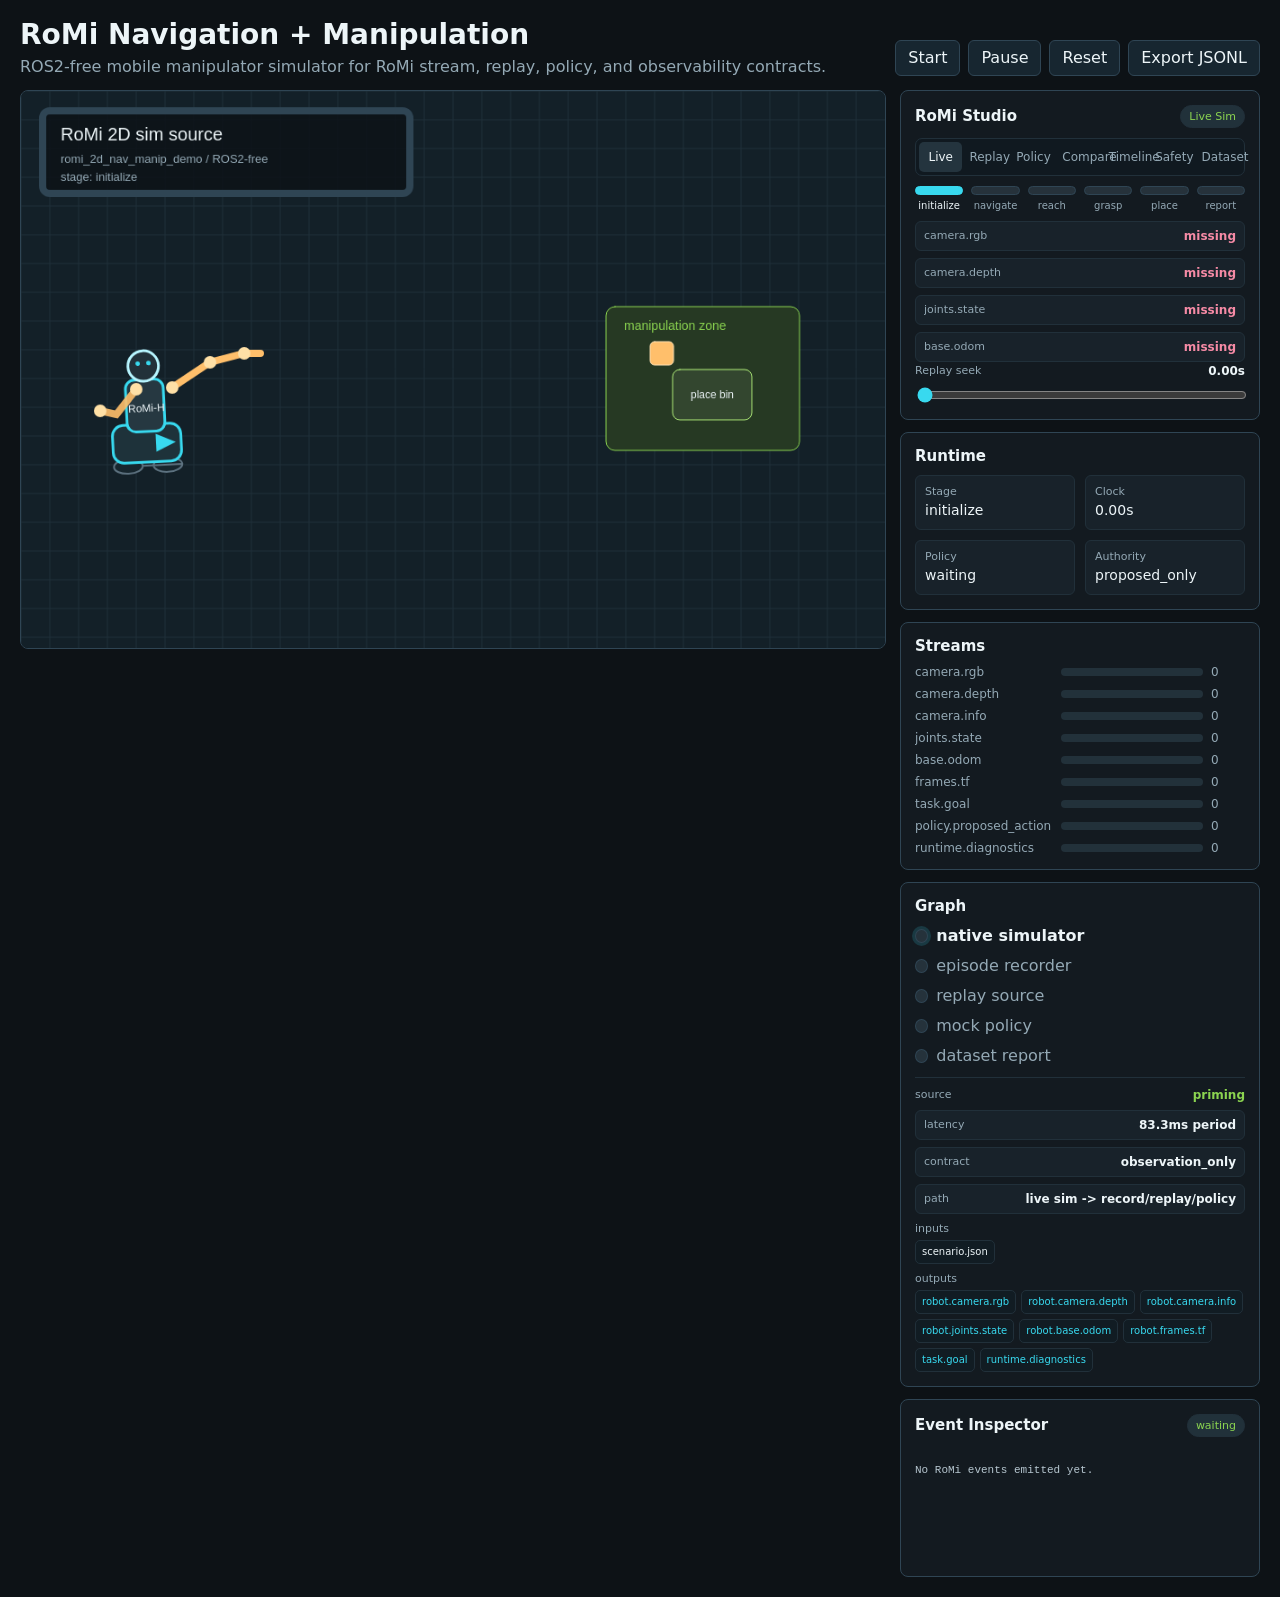
<file: examples/navigation_manipulation_demo/romi_2d_sim/index.html>
<!doctype html>
<html lang="en">
  <head>
    <meta charset="utf-8">
    <meta name="viewport" content="width=device-width, initial-scale=1">
    <title>RoMi 2D Demo</title>
    <link rel="stylesheet" href="styles.css">
  </head>
  <body>
    <main class="app-shell">
      <section class="sim-surface" aria-label="RoMi 2D simulator">
        <header class="topbar">
          <div>
            <h1>RoMi Navigation + Manipulation</h1>
            <p>ROS2-free mobile manipulator simulator for RoMi stream, replay, policy, and observability contracts.</p>
          </div>
          <div class="controls" aria-label="Simulation controls">
            <button id="startButton" type="button">Start</button>
            <button id="pauseButton" type="button">Pause</button>
            <button id="resetButton" type="button">Reset</button>
            <button id="exportButton" type="button">Export JSONL</button>
          </div>
        </header>

        <div class="workbench">
          <canvas id="simCanvas" width="960" height="620" aria-label="Navigation and manipulation simulator canvas"></canvas>

          <aside class="inspector" aria-label="Runtime inspector">
            <section class="panel studio-panel">
              <div class="panel-heading">
                <h2>RoMi Studio</h2>
                <span id="modeStatus" class="status-pill">Live Sim</span>
              </div>
              <div class="mode-tabs" role="tablist" aria-label="Studio modes">
                <button class="mode-tab active" id="modeLive" type="button" data-mode="live" role="tab" aria-selected="true">Live</button>
                <button class="mode-tab" id="modeReplay" type="button" data-mode="replay" role="tab" aria-selected="false">Replay</button>
                <button class="mode-tab" id="modePolicy" type="button" data-mode="policy" role="tab" aria-selected="false">Policy</button>
                <button class="mode-tab" id="modeCompare" type="button" data-mode="compare" role="tab" aria-selected="false">Compare</button>
                <button class="mode-tab" id="modeTimeline" type="button" data-mode="timeline" role="tab" aria-selected="false">Timeline</button>
                <button class="mode-tab" id="modeSafety" type="button" data-mode="safety" role="tab" aria-selected="false">Safety</button>
                <button class="mode-tab" id="modeDataset" type="button" data-mode="dataset" role="tab" aria-selected="false">Dataset</button>
              </div>
              <div id="modeView" class="mode-view" aria-live="polite"></div>
              <div class="seek-panel">
                <div class="seek-heading">
                  <span>Replay seek</span>
                  <strong id="seekValue">0.00s</strong>
                </div>
                <input id="seekControl" type="range" min="0" max="1000" value="0" step="1" aria-label="Replay seek">
              </div>
            </section>

            <section class="panel runtime-panel">
              <h2>Runtime</h2>
              <dl class="metrics">
                <div>
                  <dt>Stage</dt>
                  <dd id="stageValue">idle</dd>
                </div>
                <div>
                  <dt>Clock</dt>
                  <dd id="clockValue">0.00s</dd>
                </div>
                <div>
                  <dt>Policy</dt>
                  <dd id="policyValue">waiting</dd>
                </div>
                <div>
                  <dt>Authority</dt>
                  <dd>proposed_only</dd>
                </div>
              </dl>
            </section>

            <section class="panel streams-panel">
              <h2>Streams</h2>
              <div id="streamList" class="stream-list"></div>
            </section>

            <section class="panel graph-panel">
              <h2>Graph</h2>
              <ol class="graph-list">
                <li id="graphSource"><button type="button" data-graph-node="source">native simulator</button></li>
                <li id="graphRecord"><button type="button" data-graph-node="record">episode recorder</button></li>
                <li id="graphReplay"><button type="button" data-graph-node="replay">replay source</button></li>
                <li id="graphPolicy"><button type="button" data-graph-node="policy">mock policy</button></li>
                <li id="graphReport"><button type="button" data-graph-node="report">dataset report</button></li>
              </ol>
              <div id="graphDetail" class="graph-detail"></div>
            </section>

            <section class="panel event-panel">
              <div class="panel-heading">
                <h2>Event Inspector</h2>
                <span id="eventInspectorStatus" class="status-pill">waiting</span>
              </div>
              <div id="eventTimeline" class="event-timeline" aria-label="Recent event timeline"></div>
              <div id="eventSummary" class="event-summary"></div>
              <pre id="eventLog"></pre>
            </section>
          </aside>
        </div>
      </section>
    </main>

    <script src="sim.js"></script>
  </body>
</html>
</file>
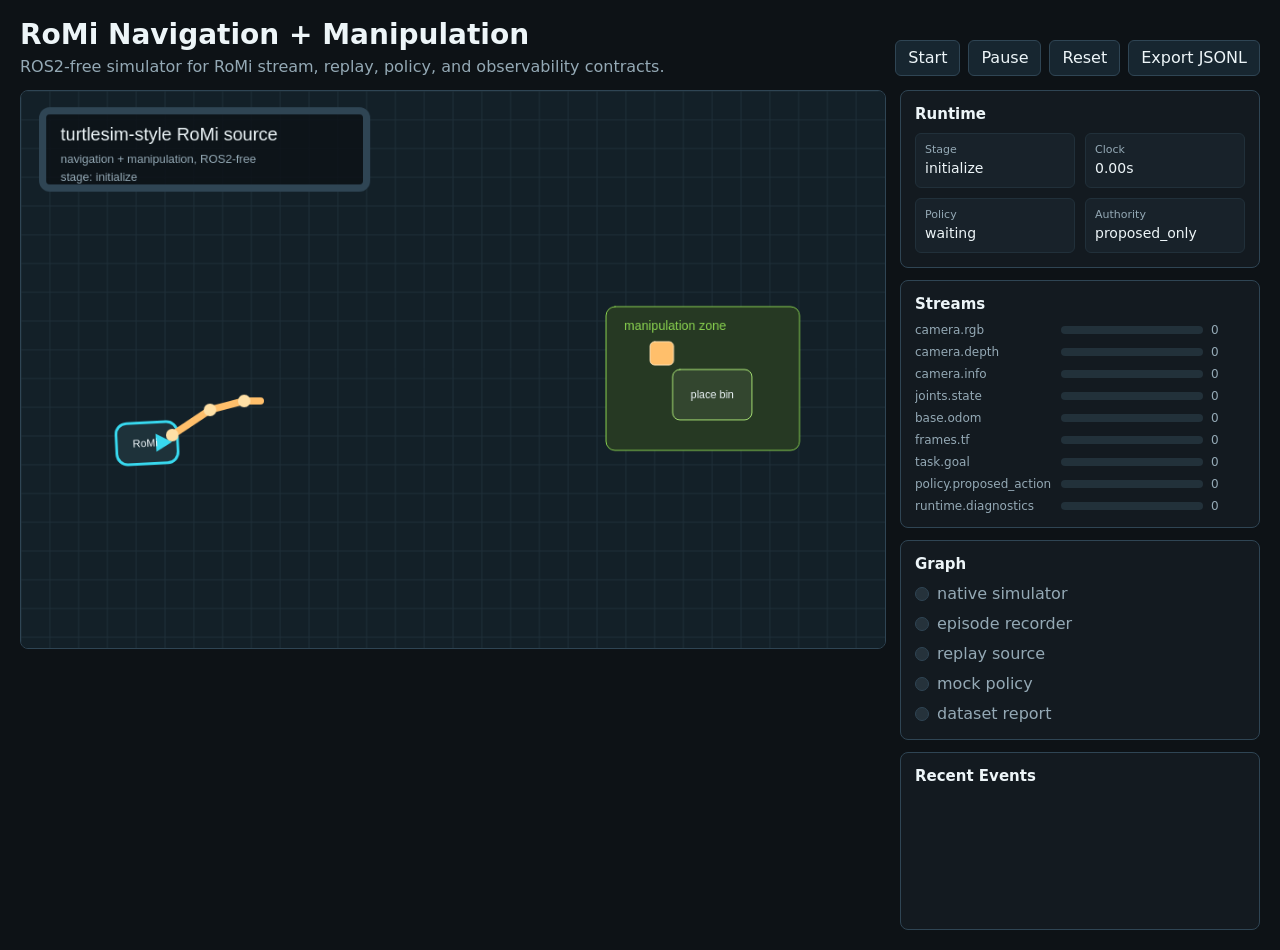
<file: examples/navigation_manipulation_demo/turtlesim_demo/index.html>
<!doctype html>
<html lang="en">
  <head>
    <meta charset="utf-8">
    <meta name="viewport" content="width=device-width, initial-scale=1">
    <title>RoMi Turtlesim-Style Demo</title>
    <link rel="stylesheet" href="styles.css">
  </head>
  <body>
    <main class="app-shell">
      <section class="sim-surface" aria-label="RoMi turtlesim-style simulator">
        <header class="topbar">
          <div>
            <h1>RoMi Navigation + Manipulation</h1>
            <p>ROS2-free simulator for RoMi stream, replay, policy, and observability contracts.</p>
          </div>
          <div class="controls" aria-label="Simulation controls">
            <button id="startButton" type="button">Start</button>
            <button id="pauseButton" type="button">Pause</button>
            <button id="resetButton" type="button">Reset</button>
            <button id="exportButton" type="button">Export JSONL</button>
          </div>
        </header>

        <div class="workbench">
          <canvas id="simCanvas" width="960" height="620" aria-label="Navigation and manipulation simulator canvas"></canvas>

          <aside class="inspector" aria-label="Runtime inspector">
            <section class="panel">
              <h2>Runtime</h2>
              <dl class="metrics">
                <div>
                  <dt>Stage</dt>
                  <dd id="stageValue">idle</dd>
                </div>
                <div>
                  <dt>Clock</dt>
                  <dd id="clockValue">0.00s</dd>
                </div>
                <div>
                  <dt>Policy</dt>
                  <dd id="policyValue">waiting</dd>
                </div>
                <div>
                  <dt>Authority</dt>
                  <dd>proposed_only</dd>
                </div>
              </dl>
            </section>

            <section class="panel">
              <h2>Streams</h2>
              <div id="streamList" class="stream-list"></div>
            </section>

            <section class="panel">
              <h2>Graph</h2>
              <ol class="graph-list">
                <li id="graphSource">native simulator</li>
                <li id="graphRecord">episode recorder</li>
                <li id="graphReplay">replay source</li>
                <li id="graphPolicy">mock policy</li>
                <li id="graphReport">dataset report</li>
              </ol>
            </section>

            <section class="panel event-panel">
              <h2>Recent Events</h2>
              <pre id="eventLog"></pre>
            </section>
          </aside>
        </div>
      </section>
    </main>

    <script src="sim.js"></script>
  </body>
</html>
</file>
<file: examples/navigation_manipulation_demo/romi_2d_sim/styles.css>
:root {
  color-scheme: dark;
  --bg: #0d1216;
  --surface: #131a20;
  --surface-2: #18222a;
  --line: #2f4554;
  --line-soft: #21303a;
  --text: #edf5f8;
  --muted: #94a9b5;
  --cyan: #38d9ef;
  --green: #8bd450;
  --amber: #ffbf6b;
  --rose: #f58aa5;
  --purple: #b7a2ff;
}

* {
  box-sizing: border-box;
}

body {
  margin: 0;
  min-height: 100vh;
  background: var(--bg);
  color: var(--text);
  font-family: Inter, ui-sans-serif, system-ui, -apple-system, BlinkMacSystemFont, "Segoe UI", sans-serif;
}

button {
  border: 1px solid var(--line);
  border-radius: 6px;
  background: #172630;
  color: var(--text);
  cursor: pointer;
  font: inherit;
  min-height: 36px;
  padding: 0 12px;
}

button:hover {
  border-color: var(--cyan);
}

.app-shell {
  min-height: 100vh;
  padding: 20px;
}

.sim-surface {
  margin: 0 auto;
  max-width: 1320px;
}

.topbar {
  align-items: end;
  display: flex;
  gap: 20px;
  justify-content: space-between;
  margin-bottom: 14px;
}

.topbar h1 {
  font-size: 28px;
  line-height: 1.1;
  margin: 0 0 6px;
}

.topbar p {
  color: var(--muted);
  margin: 0;
}

.controls {
  display: flex;
  flex-wrap: wrap;
  gap: 8px;
  justify-content: flex-end;
}

.workbench {
  display: grid;
  gap: 14px;
  grid-template-columns: minmax(0, 1fr) 360px;
}

#simCanvas {
  aspect-ratio: 48 / 31;
  background: #10181e;
  border: 1px solid var(--line);
  border-radius: 8px;
  display: block;
  height: auto;
  max-height: calc(100vh - 130px);
  width: 100%;
}

.inspector {
  display: grid;
  gap: 12px;
  min-width: 0;
}

.panel {
  background: var(--surface);
  border: 1px solid var(--line);
  border-radius: 8px;
  min-width: 0;
  padding: 14px;
}

.panel h2 {
  font-size: 15px;
  margin: 0 0 10px;
}

.panel-heading {
  align-items: center;
  display: flex;
  gap: 10px;
  justify-content: space-between;
  margin-bottom: 10px;
}

.panel-heading h2 {
  margin: 0;
}

.status-pill {
  background: #21313a;
  border: 1px solid var(--line-soft);
  border-radius: 999px;
  color: var(--green);
  font-size: 11px;
  line-height: 1;
  max-width: 170px;
  overflow: hidden;
  padding: 5px 8px;
  text-overflow: ellipsis;
  white-space: nowrap;
}

.mode-tabs {
  background: #101920;
  border: 1px solid var(--line-soft);
  border-radius: 7px;
  display: grid;
  gap: 3px;
  grid-template-columns: repeat(7, minmax(0, 1fr));
  margin-bottom: 10px;
  padding: 3px;
}

.mode-tab {
  background: transparent;
  border: 0;
  border-radius: 5px;
  color: var(--muted);
  font-size: 12px;
  min-height: 30px;
  padding: 0 4px;
}

.mode-tab:hover {
  color: var(--text);
}

.mode-tab.active {
  background: #24343e;
  color: var(--text);
}

.mode-view {
  display: grid;
  gap: 10px;
  min-height: 138px;
}

.timeline {
  display: grid;
  gap: 8px;
  grid-template-columns: repeat(6, minmax(0, 1fr));
}

.timeline-step {
  background: transparent;
  border: 0;
  border-radius: 0;
  color: var(--muted);
  cursor: pointer;
  display: grid;
  font-size: 10px;
  gap: 5px;
  min-height: 0;
  min-width: 0;
  padding: 0;
  text-align: center;
}

.timeline-step::before {
  background: #26323b;
  border: 1px solid var(--line);
  border-radius: 999px;
  content: "";
  display: block;
  height: 7px;
}

.timeline-step.done::before {
  background: var(--green);
  border-color: var(--green);
}

.timeline-step.active {
  color: var(--text);
}

.timeline-step.active::before {
  background: var(--cyan);
  border-color: var(--cyan);
}

.timeline-step:hover {
  color: var(--text);
}

.seek-panel {
  display: grid;
  gap: 7px;
  margin-top: 2px;
}

.seek-heading {
  align-items: center;
  color: var(--muted);
  display: flex;
  font-size: 11px;
  justify-content: space-between;
}

.seek-heading strong {
  color: var(--text);
  font-size: 12px;
}

#seekControl {
  accent-color: var(--cyan);
  width: 100%;
}

.freshness-list,
.policy-list,
.dataset-grid,
.frame-mini,
.key-value-list {
  display: grid;
  gap: 7px;
}

.freshness-row,
.policy-row,
.dataset-cell,
.frame-edge,
.key-value-row {
  align-items: center;
  background: var(--surface-2);
  border: 1px solid var(--line-soft);
  border-radius: 6px;
  display: grid;
  min-width: 0;
  padding: 7px 8px;
}

.freshness-row,
.policy-row,
.key-value-row {
  grid-template-columns: minmax(0, 1fr) auto;
}

.freshness-row span:first-child,
.policy-row span:first-child,
.key-value-row span:first-child {
  overflow: hidden;
  text-overflow: ellipsis;
  white-space: nowrap;
}

.freshness-row span,
.policy-row span,
.dataset-cell span,
.frame-edge span,
.key-value-row span {
  color: var(--muted);
  font-size: 11px;
}

.freshness-row strong,
.policy-row strong,
.dataset-cell strong,
.frame-edge strong,
.key-value-row strong {
  color: var(--text);
  font-size: 12px;
  font-weight: 600;
}

.freshness-row.fresh strong {
  color: var(--green);
}

.freshness-row.stale strong {
  color: var(--amber);
}

.freshness-row.missing strong {
  color: var(--rose);
}

.policy-row strong {
  color: var(--purple);
}

.policy-window {
  background: #101920;
  border: 1px solid var(--line-soft);
  border-radius: 6px;
  display: grid;
  gap: 7px;
  min-width: 0;
  padding: 8px;
}

.policy-window-heading {
  align-items: center;
  display: flex;
  gap: 8px;
  justify-content: space-between;
  min-width: 0;
}

.policy-window-heading span {
  color: var(--muted);
  font-size: 11px;
  overflow: hidden;
  text-overflow: ellipsis;
  white-space: nowrap;
}

.policy-window-heading strong {
  color: var(--green);
  font-size: 12px;
}

.policy-window-list {
  display: grid;
  gap: 5px;
}

.policy-window-row {
  align-items: center;
  background: var(--surface-2);
  border: 1px solid var(--line-soft);
  border-radius: 5px;
  display: grid;
  gap: 2px 8px;
  grid-template-columns: minmax(0, 1fr) auto;
  min-height: 34px;
  min-width: 0;
  padding: 5px 7px;
  text-align: left;
}

.policy-window-row span,
.policy-window-row em {
  color: var(--muted);
  font-size: 10px;
  font-style: normal;
  overflow: hidden;
  text-overflow: ellipsis;
  white-space: nowrap;
}

.policy-window-row strong {
  color: var(--text);
  font-size: 10px;
  font-weight: 600;
}

.policy-window-row.fresh strong {
  color: var(--green);
}

.policy-window-row.stale strong {
  color: var(--amber);
}

.policy-window-row.missing strong {
  color: var(--rose);
}

.policy-window-row em {
  grid-column: 1 / -1;
}

.safety-boundary {
  background: #101920;
  border: 1px solid var(--line-soft);
  border-radius: 6px;
  display: grid;
  gap: 8px;
  min-width: 0;
  padding: 8px;
}

.authority-lane {
  display: grid;
  gap: 5px;
  grid-template-columns: minmax(0, 1fr) auto minmax(0, 1fr);
}

.authority-node {
  background: var(--surface-2);
  border: 1px solid var(--line-soft);
  border-radius: 6px;
  display: grid;
  gap: 3px;
  min-width: 0;
  padding: 7px 8px;
}

.authority-node span {
  color: var(--muted);
  font-size: 10px;
}

.authority-node strong {
  color: var(--text);
  font-size: 12px;
  overflow: hidden;
  text-overflow: ellipsis;
  white-space: nowrap;
}

.authority-arrow {
  align-self: center;
  color: var(--muted);
  font-size: 12px;
}

.safety-list {
  display: grid;
  gap: 5px;
}

.safety-row {
  align-items: center;
  background: var(--surface-2);
  border: 1px solid var(--line-soft);
  border-radius: 5px;
  display: grid;
  gap: 6px;
  grid-template-columns: minmax(0, 1fr) auto;
  min-width: 0;
  padding: 6px 7px;
}

.safety-row span {
  color: var(--muted);
  font-size: 11px;
  overflow: hidden;
  text-overflow: ellipsis;
  white-space: nowrap;
}

.safety-row strong {
  color: var(--rose);
  font-size: 11px;
}

.compare-grid {
  display: grid;
  gap: 8px;
  grid-template-columns: 1fr 1fr;
}

.compare-card {
  background: #101920;
  border: 1px solid var(--line-soft);
  border-radius: 6px;
  display: grid;
  gap: 6px;
  min-width: 0;
  padding: 8px;
}

.compare-card h3 {
  font-size: 11px;
  margin: 0;
  overflow: hidden;
  text-overflow: ellipsis;
  white-space: nowrap;
}

.compare-card dl {
  display: grid;
  gap: 5px;
  margin: 0;
}

.compare-card div {
  align-items: center;
  display: grid;
  gap: 6px;
  grid-template-columns: minmax(0, 1fr) auto;
}

.compare-card dt {
  color: var(--muted);
  font-size: 10px;
  overflow: hidden;
  text-overflow: ellipsis;
  white-space: nowrap;
}

.compare-card dd {
  color: var(--text);
  font-size: 10px;
  margin: 0;
}

.diff-list {
  display: grid;
  gap: 5px;
}

.diff-row {
  background: var(--surface-2);
  border: 1px solid var(--line-soft);
  border-radius: 5px;
  display: grid;
  gap: 3px;
  min-width: 0;
  padding: 6px 7px;
}

.diff-row span {
  color: var(--muted);
  font-size: 10px;
}

.diff-row strong {
  color: var(--text);
  font-size: 11px;
  overflow: hidden;
  text-overflow: ellipsis;
  white-space: nowrap;
}

.diff-row.changed strong {
  color: var(--amber);
}

.eval-timeline {
  background: #101920;
  border: 1px solid var(--line-soft);
  border-radius: 6px;
  display: grid;
  gap: 5px;
  min-width: 0;
  padding: 8px;
}

.eval-row {
  align-items: center;
  background: var(--surface-2);
  border: 1px solid var(--line-soft);
  border-radius: 5px;
  display: grid;
  gap: 6px;
  grid-template-columns: 42px minmax(0, 1fr) 42px;
  min-height: 30px;
  min-width: 0;
  overflow: hidden;
  padding: 5px 7px;
  position: relative;
  text-align: left;
}

.eval-row i {
  background: rgba(56, 217, 239, 0.16);
  bottom: 0;
  display: block;
  left: 0;
  position: absolute;
  top: 0;
  z-index: 0;
}

.eval-row span,
.eval-row strong,
.eval-row em {
  font-size: 10px;
  min-width: 0;
  overflow: hidden;
  position: relative;
  text-overflow: ellipsis;
  white-space: nowrap;
  z-index: 1;
}

.eval-row span,
.eval-row em {
  color: var(--muted);
  font-style: normal;
}

.eval-row strong {
  color: var(--text);
}

.eval-row.changed strong {
  color: var(--amber);
}

.dataset-grid {
  grid-template-columns: 1fr 1fr;
}

.dataset-cell {
  gap: 3px;
}

.dataset-report {
  background: #101920;
  border: 1px solid var(--line-soft);
  border-radius: 6px;
  display: grid;
  gap: 7px;
  min-width: 0;
  padding: 8px;
}

.dataset-actions {
  align-items: center;
  display: flex;
  gap: 8px;
  justify-content: space-between;
  min-width: 0;
}

.dataset-actions span {
  color: var(--muted);
  font-size: 11px;
  overflow: hidden;
  text-overflow: ellipsis;
  white-space: nowrap;
}

.artifact-buttons {
  display: flex;
  flex: 0 0 auto;
  gap: 6px;
}

.inline-button {
  border-radius: 5px;
  font-size: 12px;
  min-height: 28px;
  padding: 0 9px;
}

.dataset-report-preview {
  color: #b7c7d0;
  font-size: 10px;
  line-height: 1.4;
  margin: 0;
  max-height: 132px;
  min-width: 0;
  overflow: auto;
  overflow-wrap: anywhere;
  white-space: pre-wrap;
}

.frame-edge {
  grid-template-columns: minmax(0, 1fr) auto minmax(0, 1fr);
}

.frame-edge strong {
  overflow: hidden;
  text-overflow: ellipsis;
  white-space: nowrap;
}

.frame-edge span {
  text-align: center;
}

.metrics {
  display: grid;
  gap: 10px;
  grid-template-columns: 1fr 1fr;
  margin: 0;
}

.metrics div {
  background: var(--surface-2);
  border: 1px solid var(--line-soft);
  border-radius: 6px;
  padding: 9px;
}

.metrics dt {
  color: var(--muted);
  font-size: 11px;
  margin-bottom: 4px;
}

.metrics dd {
  font-size: 14px;
  margin: 0;
  min-height: 18px;
}

.stream-list {
  display: grid;
  gap: 8px;
}

.stream-row {
  display: grid;
  gap: 8px;
  grid-template-columns: 138px 1fr 34px;
  align-items: center;
  background: transparent;
  border: 0;
  border-radius: 4px;
  color: var(--muted);
  font-size: 12px;
  min-height: 0;
  min-width: 0;
  padding: 0;
  text-align: left;
  width: 100%;
}

.stream-row:hover,
.stream-row.active {
  color: var(--text);
}

.stream-row span:first-child {
  overflow: hidden;
  text-overflow: ellipsis;
  white-space: nowrap;
}

.bar {
  background: #22313a;
  border-radius: 999px;
  height: 8px;
  overflow: hidden;
}

.bar span {
  background: var(--cyan);
  display: block;
  height: 100%;
  width: 0;
}

.graph-list {
  counter-reset: graph;
  display: grid;
  gap: 8px;
  list-style: none;
  margin: 0;
  padding: 0;
}

.graph-list li {
  align-items: center;
  color: var(--muted);
  display: flex;
  gap: 8px;
  min-height: 22px;
}

.graph-list li::before {
  background: #25323b;
  border: 1px solid var(--line);
  border-radius: 50%;
  content: "";
  display: block;
  height: 12px;
  width: 12px;
}

.graph-list li.active {
  color: var(--text);
}

.graph-list li.active::before {
  background: var(--cyan);
  border-color: var(--cyan);
}

.graph-list button {
  background: transparent;
  border: 0;
  color: inherit;
  min-height: 22px;
  min-width: 0;
  padding: 0;
  text-align: left;
  width: 100%;
}

.graph-list li.selected button {
  color: var(--text);
  font-weight: 600;
}

.graph-list li.selected::before {
  box-shadow: 0 0 0 3px rgba(56, 217, 239, 0.16);
}

.graph-detail {
  border-top: 1px solid var(--line-soft);
  display: grid;
  gap: 8px;
  margin-top: 10px;
  min-width: 0;
  padding-top: 10px;
}

.graph-detail-heading {
  align-items: center;
  display: flex;
  gap: 8px;
  justify-content: space-between;
  min-width: 0;
}

.graph-detail-heading span {
  color: var(--muted);
  font-size: 11px;
  overflow: hidden;
  text-overflow: ellipsis;
  white-space: nowrap;
}

.graph-detail-heading strong {
  color: var(--green);
  font-size: 12px;
}

.graph-io {
  display: grid;
  gap: 8px;
}

.graph-io > div {
  display: grid;
  gap: 5px;
}

.graph-io > div > span {
  color: var(--muted);
  font-size: 11px;
}

.graph-token-list {
  display: flex;
  flex-wrap: wrap;
  gap: 5px;
}

.graph-token {
  background: #111c23;
  border: 1px solid var(--line-soft);
  border-radius: 5px;
  color: var(--text);
  display: inline-flex;
  font-size: 10px;
  line-height: 1.2;
  max-width: 100%;
  min-height: 24px;
  overflow: hidden;
  padding: 5px 6px;
  text-overflow: ellipsis;
  white-space: nowrap;
}

button.graph-token {
  color: var(--cyan);
}

.event-panel {
  min-height: 178px;
  min-width: 0;
}

.event-timeline {
  display: grid;
  gap: 6px;
  grid-template-columns: repeat(6, minmax(0, 1fr));
  margin-bottom: 8px;
}

.event-chip {
  background: #111c23;
  border: 1px solid var(--line-soft);
  border-radius: 6px;
  color: var(--muted);
  display: grid;
  font-size: 10px;
  gap: 2px;
  min-height: 34px;
  min-width: 0;
  padding: 4px 5px;
}

.event-chip strong {
  color: var(--text);
  font-size: 10px;
  font-weight: 600;
  overflow: hidden;
  text-overflow: ellipsis;
}

.event-chip span {
  overflow: hidden;
  text-overflow: ellipsis;
}

.event-chip.active {
  border-color: var(--cyan);
  color: var(--text);
}

.event-summary {
  display: grid;
  gap: 7px;
  grid-template-columns: 1fr 1fr;
  margin-bottom: 8px;
}

.event-summary-cell {
  background: var(--surface-2);
  border: 1px solid var(--line-soft);
  border-radius: 6px;
  display: grid;
  gap: 3px;
  min-width: 0;
  padding: 7px 8px;
}

.event-summary-cell span {
  color: var(--muted);
  font-size: 11px;
}

.event-summary-cell strong {
  color: var(--text);
  font-size: 12px;
  overflow: hidden;
  text-overflow: ellipsis;
  white-space: nowrap;
}

#eventLog {
  color: #b7c7d0;
  font-size: 11px;
  line-height: 1.45;
  margin: 0;
  max-height: 220px;
  min-width: 0;
  overflow: auto;
  overflow-wrap: anywhere;
  white-space: pre-wrap;
}

body.capture-mode {
  overflow: hidden;
}

body.capture-mode .app-shell {
  padding: 18px;
}

body.capture-mode .topbar {
  margin-bottom: 12px;
}

body.capture-mode .controls,
body.capture-mode .event-panel,
body.capture-mode .graph-panel,
body.capture-mode .seek-panel {
  display: none;
}

body.capture-mode .workbench {
  grid-template-columns: minmax(0, 1fr) 380px;
}

body.capture-mode .panel {
  padding: 12px;
}

body.capture-mode .inspector {
  gap: 10px;
}

body.capture-mode .mode-view {
  min-height: 126px;
}

body.capture-mode .mode-tabs {
  grid-template-columns: repeat(4, minmax(0, 1fr));
}

body.capture-mode .mode-tab {
  font-size: 11px;
  padding: 0 2px;
  overflow: hidden;
  text-overflow: ellipsis;
  white-space: nowrap;
}

body.capture-mode .dataset-report-preview {
  max-height: 74px;
}

body.capture-mode .policy-window-list {
  grid-template-columns: 1fr 1fr;
}

body.capture-mode .policy-window-row:nth-child(n+3) {
  display: none;
}

body.capture-mode .runtime-panel .metrics div:nth-child(n+3) {
  display: none;
}

body.capture-mode .stream-list {
  gap: 6px;
}

body.capture-mode .stream-row {
  grid-template-columns: 128px 1fr 30px;
}

body.capture-mode #simCanvas {
  max-height: calc(100vh - 112px);
}

@media (max-width: 1040px) {
  .topbar {
    align-items: stretch;
    flex-direction: column;
  }

  .controls {
    justify-content: flex-start;
  }

  .workbench {
    grid-template-columns: 1fr;
  }

  #simCanvas {
    max-height: none;
  }
}
</file>
<file: examples/navigation_manipulation_demo/turtlesim_demo/styles.css>
:root {
  color-scheme: dark;
  --bg: #0d1216;
  --surface: #131a20;
  --surface-2: #18222a;
  --line: #2f4554;
  --line-soft: #21303a;
  --text: #edf5f8;
  --muted: #94a9b5;
  --cyan: #38d9ef;
  --green: #8bd450;
  --amber: #ffbf6b;
  --rose: #f58aa5;
  --purple: #b7a2ff;
}

* {
  box-sizing: border-box;
}

body {
  margin: 0;
  min-height: 100vh;
  background: var(--bg);
  color: var(--text);
  font-family: Inter, ui-sans-serif, system-ui, -apple-system, BlinkMacSystemFont, "Segoe UI", sans-serif;
}

button {
  border: 1px solid var(--line);
  border-radius: 6px;
  background: #172630;
  color: var(--text);
  cursor: pointer;
  font: inherit;
  min-height: 36px;
  padding: 0 12px;
}

button:hover {
  border-color: var(--cyan);
}

.app-shell {
  min-height: 100vh;
  padding: 20px;
}

.sim-surface {
  margin: 0 auto;
  max-width: 1320px;
}

.topbar {
  align-items: end;
  display: flex;
  gap: 20px;
  justify-content: space-between;
  margin-bottom: 14px;
}

.topbar h1 {
  font-size: 28px;
  line-height: 1.1;
  margin: 0 0 6px;
}

.topbar p {
  color: var(--muted);
  margin: 0;
}

.controls {
  display: flex;
  flex-wrap: wrap;
  gap: 8px;
  justify-content: flex-end;
}

.workbench {
  display: grid;
  gap: 14px;
  grid-template-columns: minmax(0, 1fr) 360px;
}

#simCanvas {
  aspect-ratio: 48 / 31;
  background: #10181e;
  border: 1px solid var(--line);
  border-radius: 8px;
  display: block;
  height: auto;
  max-height: calc(100vh - 130px);
  width: 100%;
}

.inspector {
  display: grid;
  gap: 12px;
}

.panel {
  background: var(--surface);
  border: 1px solid var(--line);
  border-radius: 8px;
  padding: 14px;
}

.panel h2 {
  font-size: 15px;
  margin: 0 0 10px;
}

.metrics {
  display: grid;
  gap: 10px;
  grid-template-columns: 1fr 1fr;
  margin: 0;
}

.metrics div {
  background: var(--surface-2);
  border: 1px solid var(--line-soft);
  border-radius: 6px;
  padding: 9px;
}

.metrics dt {
  color: var(--muted);
  font-size: 11px;
  margin-bottom: 4px;
}

.metrics dd {
  font-size: 14px;
  margin: 0;
  min-height: 18px;
}

.stream-list {
  display: grid;
  gap: 8px;
}

.stream-row {
  display: grid;
  gap: 8px;
  grid-template-columns: 138px 1fr 34px;
  align-items: center;
  color: var(--muted);
  font-size: 12px;
  min-width: 0;
}

.stream-row span:first-child {
  overflow: hidden;
  text-overflow: ellipsis;
  white-space: nowrap;
}

.bar {
  background: #22313a;
  border-radius: 999px;
  height: 8px;
  overflow: hidden;
}

.bar span {
  background: var(--cyan);
  display: block;
  height: 100%;
  width: 0;
}

.graph-list {
  counter-reset: graph;
  display: grid;
  gap: 8px;
  list-style: none;
  margin: 0;
  padding: 0;
}

.graph-list li {
  align-items: center;
  color: var(--muted);
  display: flex;
  gap: 8px;
  min-height: 22px;
}

.graph-list li::before {
  background: #25323b;
  border: 1px solid var(--line);
  border-radius: 50%;
  content: "";
  display: block;
  height: 12px;
  width: 12px;
}

.graph-list li.active {
  color: var(--text);
}

.graph-list li.active::before {
  background: var(--cyan);
  border-color: var(--cyan);
}

.event-panel {
  min-height: 178px;
}

#eventLog {
  color: #b7c7d0;
  font-size: 11px;
  line-height: 1.45;
  margin: 0;
  max-height: 165px;
  overflow: auto;
  white-space: pre-wrap;
}

@media (max-width: 1040px) {
  .topbar {
    align-items: stretch;
    flex-direction: column;
  }

  .controls {
    justify-content: flex-start;
  }

  .workbench {
    grid-template-columns: 1fr;
  }

  #simCanvas {
    max-height: none;
  }
}
</file>
